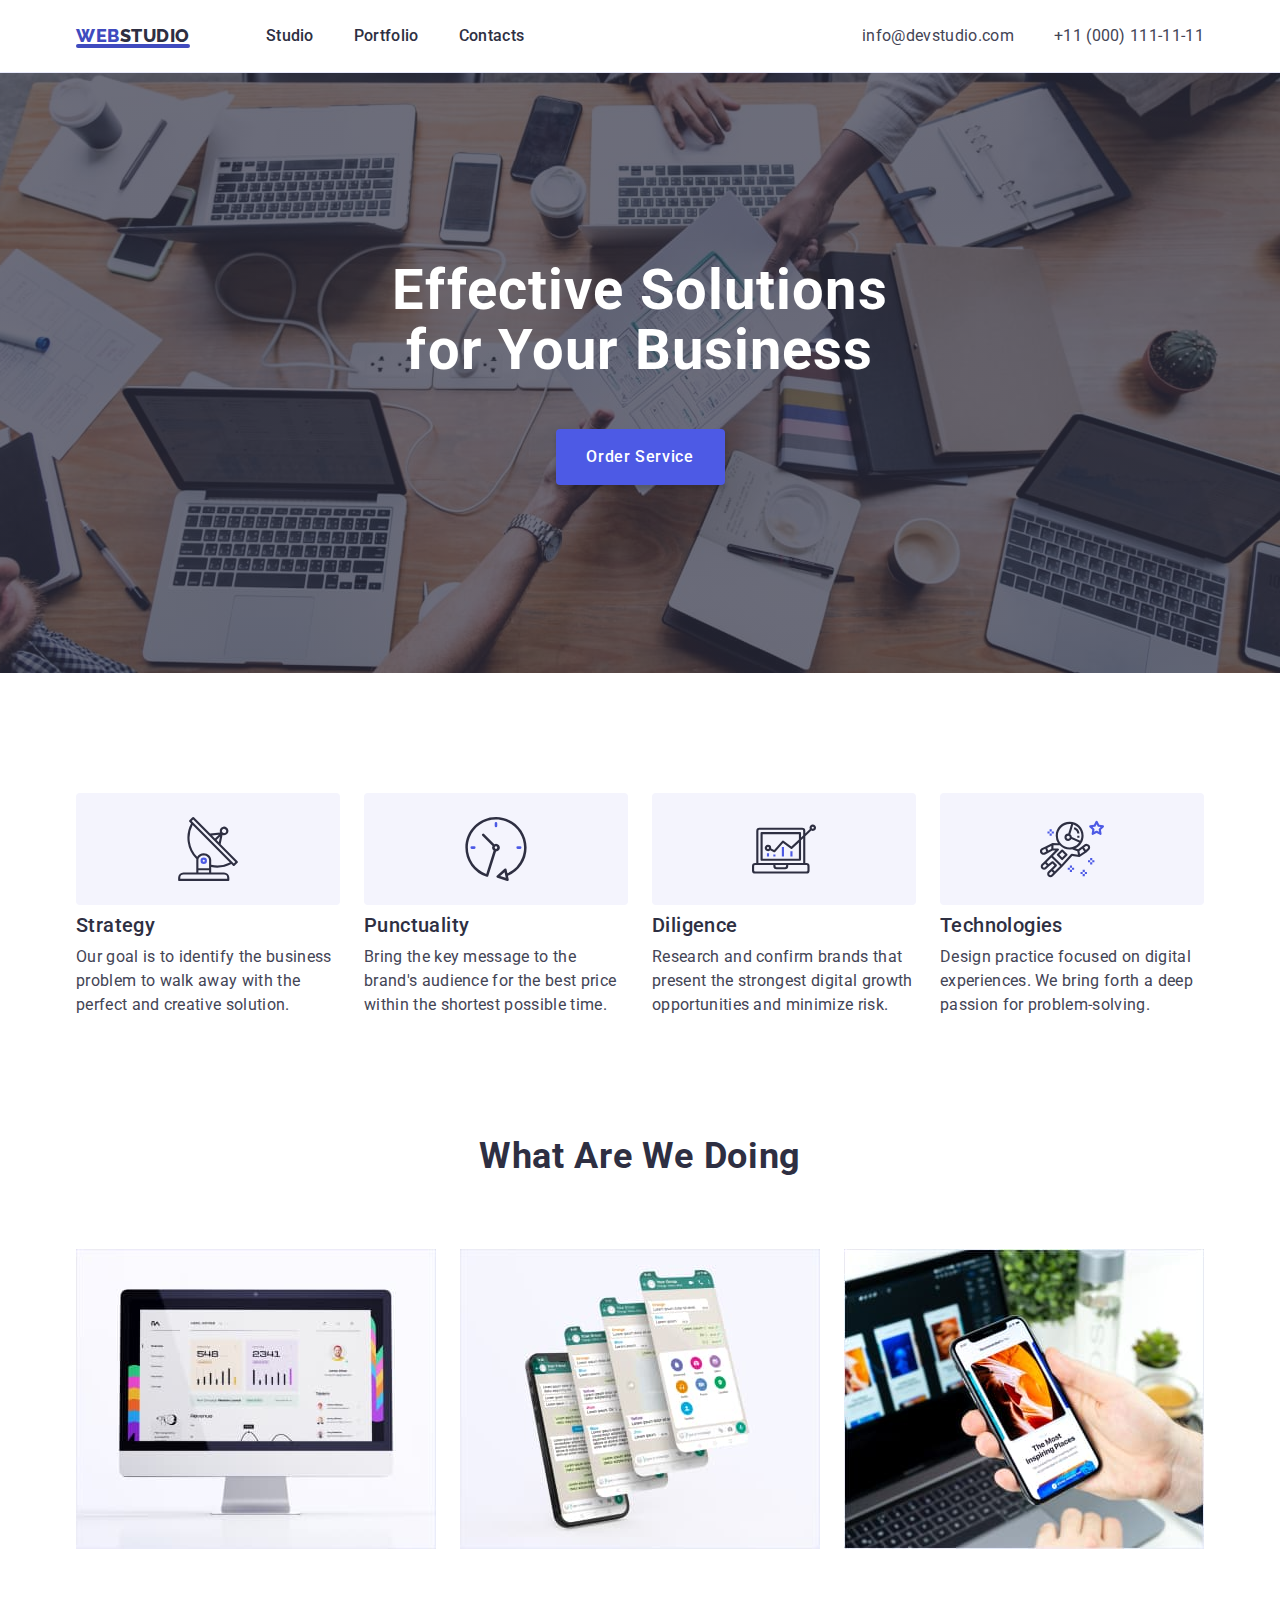
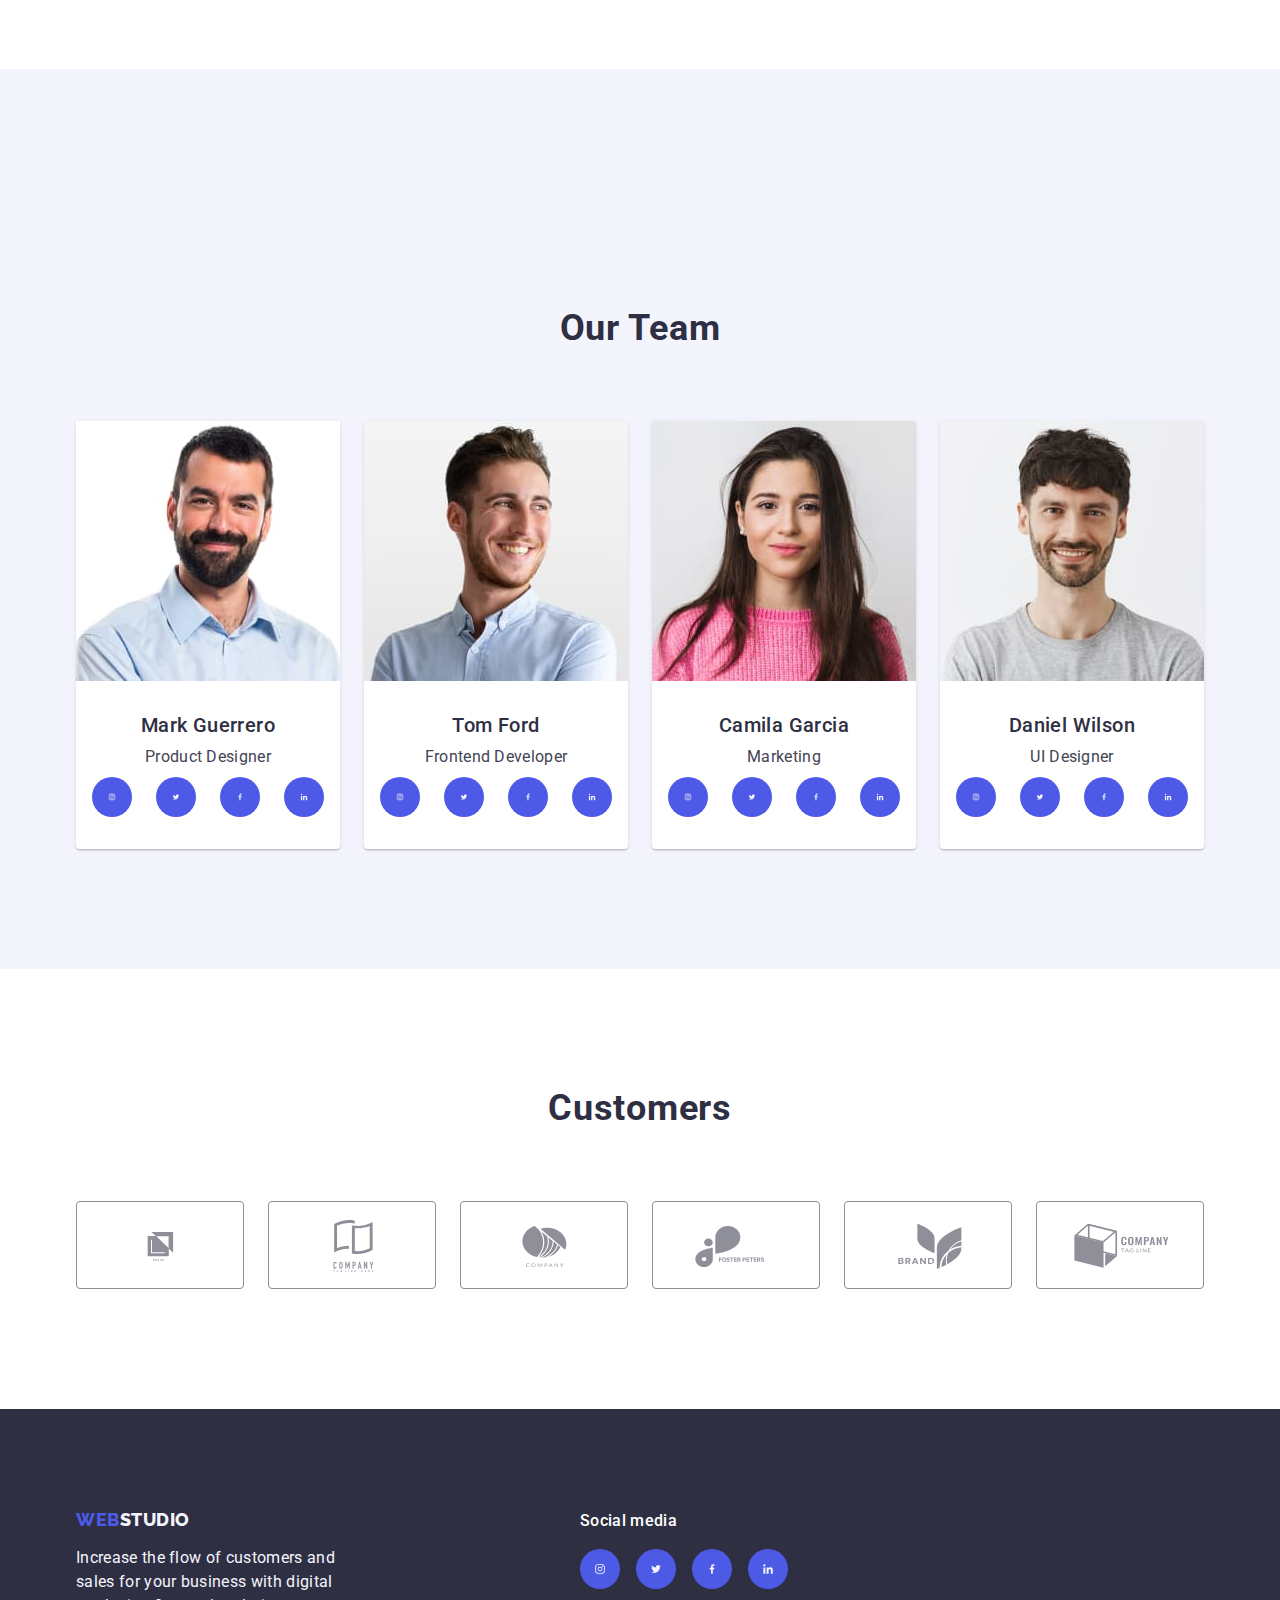
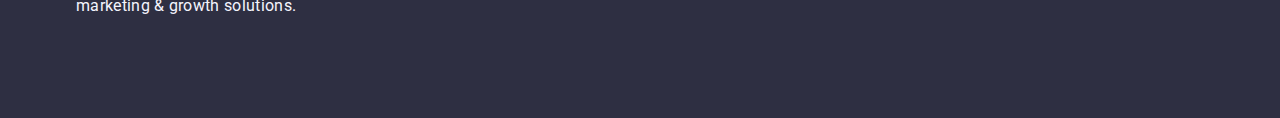
<file: index.html>
<!DOCTYPE html>
<html lang="en">
  <head>
    <meta charset="UTF-8" />
    <meta http-equiv="X-UA-Compatible" content="IE=edge" />
    <meta name="viewport" content="width=device-width, initial-scale=1.0" />

    <link rel="preconnect" href="https://fonts.googleapis.com" />
    <link rel="preconnect" href="https://fonts.gstatic.com" crossorigin />
    <link
      href="https://fonts.googleapis.com/css2?family=Raleway:wght@800&family=Roboto:wght@400;500;700;900&display=swap"
      rel="stylesheet"
    />
    <link
      rel="stylesheet"
      href="https://cdnjs.cloudflare.com/ajax/libs/modern-normalize/2.0.0/modern-normalize.min.css"
    />
    <title>WebStudio</title>
    <link rel="stylesheet" href="./css/styles.css" />
  </head>
  <body>
    <header class="header">
      <div class="container header-container">
        <nav class="header-nav">
          <a href="./index.html" class="header-logo link current">
            Web<span class="header-logo-studio">Studio</span></a
          >
          <ul class="header-menu list">
            <li class="header-menu-item">
              <a class="header-menu-link link" href="./index.html">Studio</a>
            </li>
            <li class="header-menu-item">
              <a class="header-menu-link link" href="./portfolio.html"
                >Portfolio</a
              >
            </li>
            <li class="header-menu-item">
              <a class="header-menu-link link" href="">Contacts</a>
            </li>
          </ul>
        </nav>
        <address class="address">
          <ul class="address-list list">
            <li class="address-item">
              <a class="address-link link" href="mailto:info@devstudio.com"
                >info@devstudio.com</a
              >
            </li>
            <li class="address-item">
              <a class="address-link link" href="tel:+110001111111"
                >+11 (000) 111-11-11</a
              >
            </li>
          </ul>
        </address>
      </div>
    </header>

    <main>
      <section class="hero">
        <div class="container hero-container">
          <h1 class="hero-title">Effective Solutions for Your Business</h1>
          <button type="button" class="hero-btn" data-modal-open>
            Order Service
          </button>
        </div>
      </section>

      <section class="criteria">
        <div class="container">
          <h2 class="visually-hidden" hidden>Criteria</h2>
          <ul class="criteria-list list">
            <li class="criteria-item">
              <div class="criteria-fon">
                <svg class="criteria-item-icon" width="64" height="64">
                  <use href="./images/icons.svg#icon-antenna-1"></use>
                </svg>
              </div>
              <h3 class="criteria-subtitle">Strategy</h3>
              <p class="criteria-item-text">
                Our goal is to identify the business problem to walk away with
                the perfect and creative solution.
              </p>
            </li>
            <li class="criteria-item">
              <div class="criteria-fon">
                <svg class="criteria-item-icon" width="64" height="64">
                  <use href="./images/icons.svg#icon-clock-1"></use>
                </svg>
              </div>
              <h3 class="criteria-subtitle">Punctuality</h3>
              <p class="criteria-item-text">
                Bring the key message to the brand's audience for the best price
                within the shortest possible time.
              </p>
            </li>
            <li class="criteria-item">
              <div class="criteria-fon">
                <svg class="criteria-item-icon" width="64" height="64">
                  <use href="./images/icons.svg#icon-diagram-1"></use>
                </svg>
              </div>
              <h3 class="criteria-subtitle">Diligence</h3>
              <p class="criteria-item-text">
                Research and confirm brands that present the strongest digital
                growth opportunities and minimize risk.
              </p>
            </li>
            <li class="criteria-item">
              <div class="criteria-fon">
                <svg class="criteria-item-icon" width="64" height="64">
                  <use href="./images/icons.svg#icon-astronaut-1"></use>
                </svg>
              </div>
              <h3 class="criteria-subtitle">Technologies</h3>
              <p class="criteria-item-text">
                Design practice focused on digital experiences. We bring forth a
                deep passion for problem-solving.
              </p>
            </li>
          </ul>
        </div>
      </section>

      <section class="question">
        <div class="container">
          <h2 class="question-title">What are we doing</h2>
          <ul class="question-list list">
            <li class="question-item">
              <img
                src="./images/img10.jpg"
                alt="laptop"
                width="360"
                height="300"
              />
            </li>
            <li class="question-item">
              <img
                src="./images/img20.jpg"
                alt="addition"
                width="360"
                height="300"
              />
            </li>
            <li class="question-item">
              <img
                src="./images/img30.jpg"
                alt="tel"
                width="360"
                height="300"
              />
            </li>
          </ul>
        </div>
      </section>

      <section class="our-team">
        <div class="container">
          <h2 class="team-title">Our Team</h2>
          <ul class="team-list list">
            <li class="team-item">
              <div class="team-container">
                <img
                  src="./images/photo1.jpg"
                  alt="Mark Guerrero"
                  width="264"
                />
              </div>
              <div class="team-text">
                <h3 class="team-subtitle">Mark Guerrero</h3>
                <p class="team-item-text">Product Designer</p>

                <ul class="team-icon-fon">
                  <li class="icon-item">
                    <a class="team-link" href="">
                      <svg class="team-item-icon" width="16" height="16">
                        <use href="./images/icons.svg#icon-insta"></use>
                      </svg>
                    </a>
                  </li>
                  <li class="icon-item">
                    <a class="team-link" href="">
                      <svg class="team-item-icon" width="16" height="16">
                        <use href="./images/icons.svg#icon-tviter"></use>
                      </svg>
                    </a>
                  </li>
                  <li class="icon-item">
                    <a class="team-link" href="">
                      <svg class="team-item-icon" width="16" height="16">
                        <use href="./images/icons.svg#icon-fec"></use>
                      </svg>
                    </a>
                  </li>
                  <li class="icon-item">
                    <a class="team-link" href="">
                      <svg class="team-item-icon" width="16" height="16">
                        <use href="./images/icons.svg#icon-in"></use>
                      </svg>
                    </a>
                  </li>
                </ul>
              </div>
            </li>
            <li class="team-item">
              <div class="team-container">
                <img src="./images/photo2.jpg" alt="Tom Ford" width="264" />
              </div>
              <div class="team-text">
                <h3 class="team-subtitle">Tom Ford</h3>
                <p class="team-item-text">Frontend Developer</p>
                <ul class="team-icon-fon">
                  <li class="icon-item">
                    <a class="team-link" href="">
                      <svg class="team-item-icon" width="16" height="16">
                        <use href="./images/icons.svg#icon-insta"></use>
                      </svg>
                    </a>
                  </li>
                  <li class="icon-item">
                    <a class="team-link" href="">
                      <svg class="team-item-icon" width="16" height="16">
                        <use href="./images/icons.svg#icon-tviter"></use>
                      </svg>
                    </a>
                  </li>
                  <li class="icon-item">
                    <a class="team-link" href="">
                      <svg class="team-item-icon" width="16" height="16">
                        <use href="./images/icons.svg#icon-fec"></use>
                      </svg>
                    </a>
                  </li>
                  <li class="icon-item">
                    <a class="team-link" href="">
                      <svg class="team-item-icon" width="16" height="16">
                        <use href="./images/icons.svg#icon-in"></use>
                      </svg>
                    </a>
                  </li>
                </ul>
              </div>
            </li>
            <li class="team-item">
              <img src="./images/photo3.jpg" alt="Camila Garcia" width="264" />

              <div class="team-text">
                <h3 class="team-subtitle">Camila Garcia</h3>
                <p class="team-item-text">Marketing</p>
                <ul class="team-icon-fon">
                  <li class="icon-item">
                    <a class="team-link" href="">
                      <svg class="team-item-icon" width="16" height="16">
                        <use href="./images/icons.svg#icon-insta"></use>
                      </svg>
                    </a>
                  </li>
                  <li class="icon-item">
                    <a class="team-link" href="">
                      <svg class="team-item-icon" width="16" height="16">
                        <use href="./images/icons.svg#icon-tviter"></use>
                      </svg>
                    </a>
                  </li>
                  <li class="icon-item">
                    <a class="team-link" href="">
                      <svg class="team-item-icon" width="16" height="16">
                        <use href="./images/icons.svg#icon-fec"></use>
                      </svg>
                    </a>
                  </li>
                  <li class="icon-item">
                    <a class="team-link" href="">
                      <svg class="team-item-icon" width="16" height="16">
                        <use href="./images/icons.svg#icon-in"></use>
                      </svg>
                    </a>
                  </li>
                </ul>
              </div>
            </li>
            <li class="team-item">
              <img src="./images/photo4.jpg" alt="Daniel Wilson" width="264" />

              <div class="team-text">
                <h3 class="team-subtitle">Daniel Wilson</h3>
                <p class="team-item-text">UI Designer</p>
                <ul class="team-icon-fon">
                  <li class="icon-item">
                    <a class="team-link" href="">
                      <svg class="team-item-icon" width="16" height="16">
                        <use href="./images/icons.svg#icon-insta"></use>
                      </svg>
                    </a>
                  </li>
                  <li class="icon-item">
                    <a class="team-link" href="">
                      <svg class="team-item-icon" width="16" height="16">
                        <use href="./images/icons.svg#icon-tviter"></use>
                      </svg>
                    </a>
                  </li>
                  <li class="icon-item">
                    <a class="team-link" href="">
                      <svg class="team-item-icon" width="16" height="16">
                        <use href="./images/icons.svg#icon-fec"></use>
                      </svg>
                    </a>
                  </li>
                  <li class="icon-item">
                    <a class="team-link" href="">
                      <svg class="team-item-icon" width="16" height="16">
                        <use href="./images/icons.svg#icon-in"></use>
                      </svg>
                    </a>
                  </li>
                </ul>
              </div>
            </li>
          </ul>
        </div>
      </section>

      <section class="customers-section">
        <div class="container">
          <h2 class="customers-title">Customers</h2>

          <ul class="customers-list list">
            <li class="customers-item">
              <a href="" target="_blank" class="customers-link">
                <svg class="customers-item-icon" width="104" height="56">
                  <use href="./images/icons.svg#icon-ya-co"></use>
                </svg>
              </a>
            </li>

            <li class="customers-item">
              <a href="" target="_blank" class="customers-link">
                <svg class="customers-item-icon" width="104" height="56">
                  <use href="./images/icons.svg#icon-compani"></use>
                </svg>
              </a>
            </li>
            <li class="customers-item">
              <a href="" target="_blank" class="customers-link">
                <svg class="customers-item-icon" width="104" height="56">
                  <use href="./images/icons.svg#icon-compani-2"></use>
                </svg>
              </a>
            </li>
            <li class="customers-item">
              <a href="" target="_blank" class="customers-link">
                <svg class="customers-item-icon" width="104" height="56">
                  <use href="./images/icons.svg#icon-fosters"></use>
                </svg>
              </a>
            </li>
            <li class="customers-item">
              <a href="" target="_blank" class="customers-link">
                <svg class="customers-item-icon" width="104" height="56">
                  <use href="./images/icons.svg#icon-brend"></use>
                </svg>
              </a>
            </li>
            <li class="customers-item">
              <a href="" target="_blank" class="customers-link">
                <svg class="customers-item-icon" width="104" height="56">
                  <use href="./images/icons.svg#icon-compani-tag"></use>
                </svg>
              </a>
            </li>
          </ul>
        </div>
      </section>
    </main>

    <footer class="footer">
      <div class="container footer-container">
        <div class="footer-logo-p">
          <a href="./index.html" class="footer-logo link"
            >Web<span class="footer-logo-studio">Studio</span></a
          >

          <p class="footer-text">
            Increase the flow of customers and sales for your business with
            digital marketing & growth solutions.
          </p>
        </div>
        <div class="footer-icon">
          <p class="footer-icon-text">Social media</p>
          <ul class="footer-icon-fon">
            <li class="footer-icon-item">
              <a class="footer-link" href="">
                <svg class="footer-item-icon" width="24" height="24">
                  <use href="./images/icons.svg#icon-insta"></use>
                </svg>
              </a>
            </li>
            <li class="footer-icon-item">
              <a class="footer-link" href="">
                <svg class="footer-item-icon" width="24" height="24">
                  <use href="./images/icons.svg#icon-tviter"></use>
                </svg>
              </a>
            </li>
            <li class="footer-icon-item">
              <a class="footer-link" href="">
                <svg class="footer-item-icon" width="24" height="24">
                  <use href="./images/icons.svg#icon-fec"></use>
                </svg>
              </a>
            </li>
            <li class="footer-icon-item">
              <a class="footer-link" href="">
                <svg class="footer-item-icon" width="24" height="24">
                  <use href="./images/icons.svg#icon-in"></use>
                </svg>
              </a>
            </li>
          </ul>
        </div>
      </div>
    </footer>
    <div class="backdrop is-hidden" data-modal>
      <div class="modal">
        <button type="button" class="modal-btn" data-modal-close>
          <svg class="icon-close-black" width="8" height="8">
            <use href="./images/icons.svg#icon-close"></use>
          </svg>
        </button>
      </div>
    </div>
    <script src="./js/modal.js"></script>
  </body>
</html>
</file>
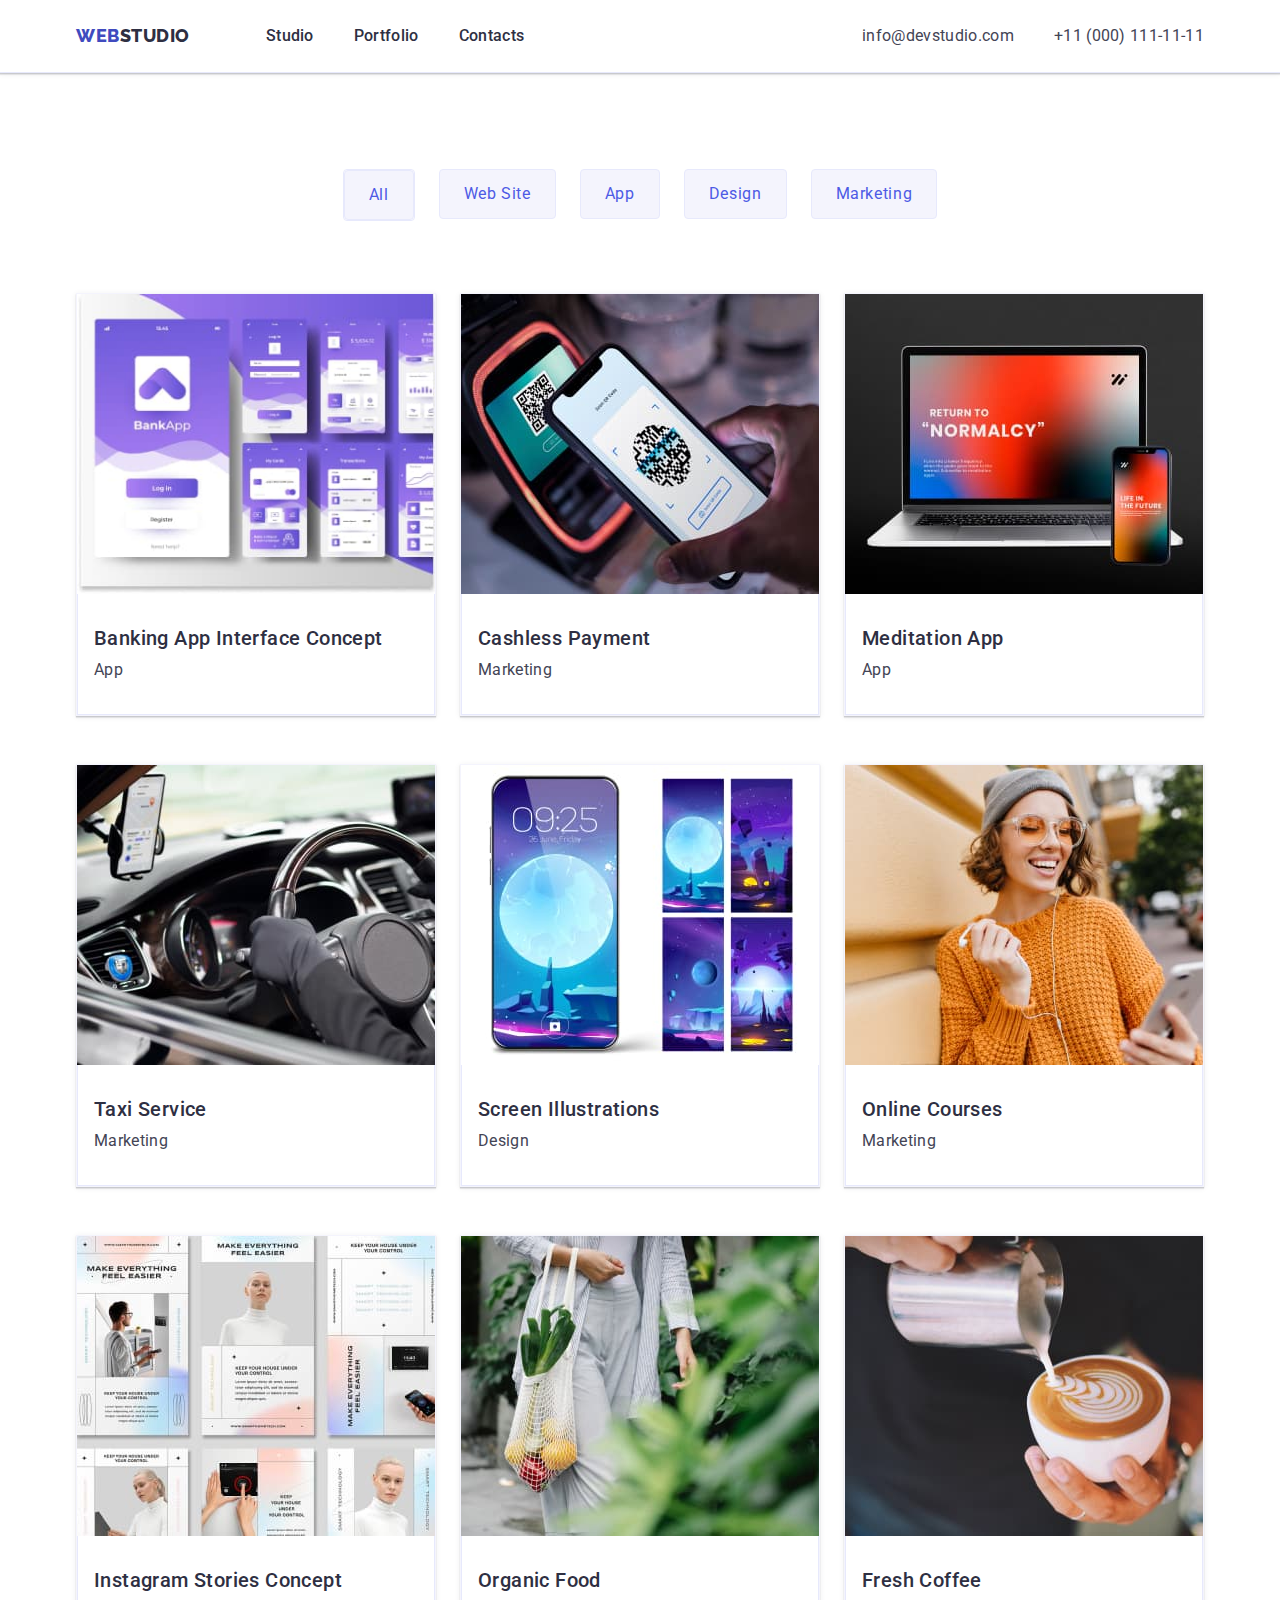
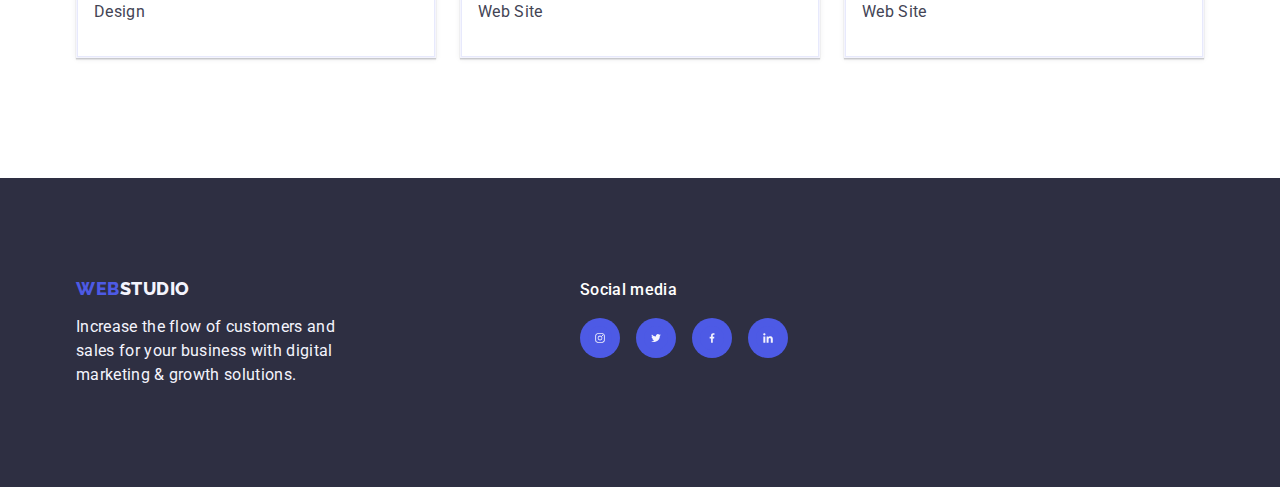
<file: portfolio.html>
<!DOCTYPE html>
<html lang="en">
  <head>
    <meta charset="UTF-8" />
    <meta http-equiv="X-UA-Compatible" content="IE=edge" />
    <meta name="viewport" content="width=device-width, initial-scale=1.0" />

    <link rel="preconnect" href="https://fonts.googleapis.com" />
    <link rel="preconnect" href="https://fonts.gstatic.com" crossorigin />
    <link
      href="https://fonts.googleapis.com/css2?family=Raleway:wght@800&family=Roboto:wght@400;500;700;900&display=swap"
      rel="stylesheet"
    />
    <link
      rel="stylesheet"
      href="https://cdnjs.cloudflare.com/ajax/libs/modern-normalize/2.0.0/modern-normalize.min.css"
    />
    <title>WebStudio</title>
    <link rel="stylesheet" href="./css/styles.css" />
  </head>
  <body>
    <header class="header">
      <div class="container header-container">
        <nav class="header-nav">
          <a href="./index.html" class="header-logo link">
            Web<span class="header-logo-studio">Studio</span></a
          >
          <ul class="header-menu list">
            <li class="header-menu-item">
              <a class="header-menu-link link" href="./index.html">Studio</a>
            </li>
            <li class="header-menu-item">
              <a class="header-menu-link link" href="./portfolio.html"
                >Portfolio</a
              >
            </li>
            <li class="header-menu-item">
              <a class="header-menu-link link" href="">Contacts</a>
            </li>
          </ul>
        </nav>
        <address class="address">
          <ul class="address-list list">
            <li class="address-item">
              <a class="address-link link" href="mailto:info@devstudio.com"
                >info@devstudio.com</a
              >
            </li>
            <li class="address-item">
              <a class="address-link link" href="tel:+110001111111"
                >+11 (000) 111-11-11</a
              >
            </li>
          </ul>
        </address>
      </div>
    </header>

    <main>
      <section class="section">
        <div class="container section-container">
          <h1 class="visually-hidden" hidden>Button</h1>
          <ul class="varieties-list list">
            <li class="varieties-item">
              <button type="button" class="varieties-btn">All</button>
            </li>
            <li>
              <button type="button" class="varieties-btn">Web Site</button>
            </li>
            <li>
              <button type="button" class="varieties-btn">App</button>
            </li>
            <li>
              <button type="button" class="varieties-btn">Design</button>
            </li>
            <li>
              <button type="button" class="varieties-btn">Marketing</button>
            </li>
          </ul>

          <ul class="imgs-list list">
            <li class="imgs-item">
              <a href="app" class="imgs-item-link link">
                <div class="imgs-overflow">
                  <img
                    src="./images/img--1.jpg"
                    alt="app"
                    width="360"
                    height="300"
                  />

                  <p class="imgs-cover-text">
                    14 Stylish and User-Friendly App Design Concepts · Task
                    Manager App · Calorie Tracker App · Exotic Fruit Ecommerce
                    App · Cloud Storage App
                  </p>
                </div>
                <div class="name-aap">
                  <h2 class="imgs-subtitle">Banking App Interface Concept</h2>
                  <p class="imgs-text">App</p>
                </div></a
              >
            </li>

            <li class="imgs-item">
              <a href="marketing" class="imgs-item-link link">
                <div class="imgs-overflow">
                  <img
                    src="./images/img--2.jpg"
                    alt="qr"
                    width="360"
                    height="300"
                  />

                  <p class="imgs-cover-text">
                    14 Stylish and User-Friendly App Design Concepts · Task
                    Manager App · Calorie Tracker App · Exotic Fruit Ecommerce
                    App · Cloud Storage App
                  </p>
                </div>
                <div class="name-aap">
                  <h2 class="imgs-subtitle">Cashless Payment</h2>
                  <p class="imgs-text">Marketing</p>
                </div></a
              >
            </li>

            <li class="imgs-item">
              <a href="app" class="imgs-item-link link">
                <div class="imgs-overflow">
                  <img
                    src="./images/img--3.jpg"
                    alt="laptop"
                    width="360"
                    height="300"
                  />
                  <p class="imgs-cover-text">
                    14 Stylish and User-Friendly App Design Concepts · Task
                    Manager App · Calorie Tracker App · Exotic Fruit Ecommerce
                    App · Cloud Storage App
                  </p>
                </div>
                <div class="name-aap">
                  <h2 class="imgs-subtitle">Meditation App</h2>
                  <p class="imgs-text">App</p>
                </div></a
              >
            </li>

            <li class="imgs-item">
              <a href="Marketing" class="imgs-item-link link">
                <div class="imgs-overflow">
                  <img
                    src="./images/img--4.jpg"
                    alt="drive"
                    width="360"
                    height="300"
                  />

                  <p class="imgs-cover-text">
                    14 Stylish and User-Friendly App Design Concepts · Task
                    Manager App · Calorie Tracker App · Exotic Fruit Ecommerce
                    App · Cloud Storage App
                  </p>
                </div>
                <div class="name-aap">
                  <h2 class="imgs-subtitle">Taxi Service</h2>
                  <p class="imgs-text">Marketing</p>
                </div></a
              >
            </li>

            <li class="imgs-item">
              <a href="Design" class="imgs-item-link link">
                <div class="imgs-overflow">
                  <img
                    src="./images/img--5.jpg"
                    alt="tel"
                    width="360"
                    height="300"
                  />

                  <p class="imgs-cover-text">
                    14 Stylish and User-Friendly App Design Concepts · Task
                    Manager App · Calorie Tracker App · Exotic Fruit Ecommerce
                    App · Cloud Storage App
                  </p>
                </div>
                <div class="name-aap">
                  <h2 class="imgs-subtitle">Screen Illustrations</h2>
                  <p class="imgs-text">Design</p>
                </div></a
              >
            </li>

            <li class="imgs-item">
              <a href="Marketing" class="imgs-item-link link">
                <div class="imgs-overflow">
                  <img
                    src="./images/img--6.jpg"
                    alt="girl"
                    width="360"
                    height="300"
                  />

                  <p class="imgs-cover-text">
                    14 Stylish and User-Friendly App Design Concepts · Task
                    Manager App · Calorie Tracker App · Exotic Fruit Ecommerce
                    App · Cloud Storage App
                  </p>
                </div>
                <div class="name-aap">
                  <h2 class="imgs-subtitle">Online Courses</h2>
                  <p class="imgs-text">Marketing</p>
                </div></a
              >
            </li>

            <li class="imgs-item">
              <a href="Design" class="imgs-item-link link">
                <div class="imgs-overflow">
                  <img
                    src="./images/img--7.jpg"
                    alt="page"
                    width="360"
                    height="300"
                  />

                  <p class="imgs-cover-text">
                    14 Stylish and User-Friendly App Design Concepts · Task
                    Manager App · Calorie Tracker App · Exotic Fruit Ecommerce
                    App · Cloud Storage App
                  </p>
                </div>
                <div class="name-aap">
                  <h2 class="imgs-subtitle">Instagram Stories Concept</h2>
                  <p class="imgs-text">Design</p>
                </div></a
              >
            </li>

            <li class="imgs-item">
              <a href="WebSite" class="imgs-item-link link">
                <div class="imgs-overflow">
                  <img
                    src="./images/img--8.jpg"
                    alt="fruts"
                    width="360"
                    height="300"
                  />

                  <p class="imgs-cover-text">
                    14 Stylish and User-Friendly App Design Concepts · Task
                    Manager App · Calorie Tracker App · Exotic Fruit Ecommerce
                    App · Cloud Storage App
                  </p>
                </div>
                <div class="name-aap">
                  <h2 class="imgs-subtitle">Organic Food</h2>
                  <p class="imgs-text">Web Site</p>
                </div></a
              >
            </li>

            <li class="imgs-item">
              <a href="WebSite" class="imgs-item-link link">
                <div class="imgs-overflow">
                  <img
                    src="./images/img--9.jpg"
                    alt="coffe"
                    width="360"
                    height="300"
                  />

                  <p class="imgs-cover-text">
                    14 Stylish and User-Friendly App Design Concepts · Task
                    Manager App · Calorie Tracker App · Exotic Fruit Ecommerce
                    App · Cloud Storage App
                  </p>
                </div>
                <div class="name-aap">
                  <h2 class="imgs-subtitle">Fresh Coffee</h2>
                  <p class="imgs-text">Web Site</p>
                </div></a
              >
            </li>
          </ul>
        </div>
      </section>
    </main>
    <footer class="footer">
      <div class="container footer-container">
        <div class="footer-logo-p">
          <a href="./index.html" class="footer-logo link"
            >Web<span class="footer-logo-studio">Studio</span></a
          >

          <p class="footer-text">
            Increase the flow of customers and sales for your business with
            digital marketing & growth solutions.
          </p>
        </div>
        <div class="footer-icon">
          <p class="footer-icon-text">Social media</p>
          <ul class="footer-icon-fon">
            <li class="footer-icon-item">
              <a class="footer-link" href="">
                <svg class="footer-item-icon" width="24" height="24">
                  <use href="./images/icons.svg#icon-insta"></use>
                </svg>
              </a>
            </li>
            <li class="footer-icon-item">
              <a class="footer-link" href="">
                <svg class="footer-item-icon" width="24" height="24">
                  <use href="./images/icons.svg#icon-tviter"></use>
                </svg>
              </a>
            </li>
            <li class="footer-icon-item">
              <a class="footer-link" href="">
                <svg class="footer-item-icon" width="24" height="24">
                  <use href="./images/icons.svg#icon-fec"></use>
                </svg>
              </a>
            </li>
            <li class="footer-icon-item">
              <a class="footer-link" href="">
                <svg class="footer-item-icon" width="24" height="24">
                  <use href="./images/icons.svg#icon-in"></use>
                </svg>
              </a>
            </li>
          </ul>
        </div>
      </div>
    </footer>
  </body>
</html>
</file>
<file: css/styles.css>
body {
  font-family: "Roboto", sans-serif;
  color: var(--text-color);
  background-color: var(--white-background);
}
:root {
  --title-color: #2e2f42;
  --accent-color: #404bbf;
  --subtitle-text: #434455;
  --active-links: #4d5ae5;
  --white-background: #ffffff;
  --light-backgrounds: #f4f4fd;
  --text-color: #434455;
  --customers-icon: #8e8f99;
}
.container {
  width: 100%;
  max-width: 1158px;
  padding-left: 15px;
  padding-right: 15px;
  margin: 0 auto;
}
img {
  display: block;
}

h1,
h2,
h3,
h4,
h5,
h6,
p {
  margin-top: 0;
  margin-bottom: 0;
}
ul {
  list-style-type: none;
  margin-top: 0;
  margin-bottom: 0;
  padding-left: 0;
}
::after {
}
/****************************holovna********************/
/***logo****/
.header {
  padding-top: 24px;
  padding-bottom: 24px;
  width: 100%;
  border-bottom: 1px solid #e7e9fc;
  box-shadow: 0px 2px 1px rgba(46, 47, 66, 0.08),
    0px 1px 1px rgba(46, 47, 66, 0.16), 0px 1px 6px rgba(46, 47, 66, 0.08);
}
.current {
  color: #404bbf;
  position: relative;
}
.current::after {
  content: "";
  position: absolute;
  left: 0;
  bottom: -1px;
  height: 4px;
  width: 100%;
  background-color: #404bbf;
  border-radius: 2px;
}
.header-container {
  display: flex;
  align-items: center;
}
.header-nav {
  display: flex;
  align-items: center;
}

.header-menu {
  display: flex;
  gap: 40px;
  /*transition: color 250ms cubic-bezier(0.4, 0, 0.2, 1);*/
}
.header-menu-item {
  /*transition: color 250ms cubic-bezier(0.4, 0, 0.2, 1);*/
}
.link {
  text-decoration: none;
}
.list {
  list-style: none;
}

.header-logo-studio {
  font-family: "Raleway", sans-serif;
  font-style: normal;
  font-weight: 800;
  font-size: 18px;
  line-height: 1.17;
  color: var(--title-color);
  letter-spacing: 0.03em;
  text-transform: uppercase;
}
.header-logo {
  font-family: "Raleway", sans-serif;
  font-style: normal;
  font-weight: 800;
  font-size: 18px;
  line-height: 1.17;
  letter-spacing: 0.03em;
  text-transform: uppercase;
  color: var(--active-links);
  margin-right: 76px;
  color: #404bbf;
  /*transition: color 250ms cubic-bezier(0.4, 0, 0.2, 1);*/
}
.header-menu-list {
  /*transition: color 250ms cubic-bezier(0.4, 0, 0.2, 1);*/
}
.header-menu-item {
  /*transition: color 250ms cubic-bezier(0.4, 0, 0.2, 1);*/
}
.header-menu-link {
  font-family: "Roboto";
  font-style: normal;
  font-weight: 500;
  font-size: 16px;
  line-height: 1.5;
  letter-spacing: 0.02em;
  color: var(--title-color);
  padding: 24px 0;
  transition: color 250ms cubic-bezier(0.4, 0, 0.2, 1);
  /*position: relative;
  color: #404bbf;*/
}
.header-menu-list:hover {
  color: #404bbf;
}
.header-menu-list:focus {
  color: #404bbf;
}
.header-logo :hover {
  color: var(--active-links);
}
.header-logo :focus {
  color: var(--active-links);
}
.header-menu-link:hover {
  color: #404bbf;
}
.header-menu-link:focus {
  color: #404bbf;
}

.address {
  font-style: normal;
  margin-left: auto;
}
.address-list {
  display: flex;
  gap: 40px;
}
.address-item {
}
.address-link {
  font-family: "Roboto";
  font-style: normal;
  font-weight: 400;
  font-size: 16px;
  letter-spacing: 0.02em;
  line-height: 1.5;

  color: var(--subtitle-text);
  transition: color 250ms cubic-bezier(0.4, 0, 0.2, 1);
}
.address-link:hover {
  color: #404bbf;
}
.address-link:focus {
  color: #404bbf;
}
/****hero***/
.hero {
  background: var(--title-color);
  width: 100%;
  max-width: 1440px;
  padding-top: 188px;
  padding-bottom: 188px;
  background-image: linear-gradient(
      rgba(46, 47, 66, 0.7),
      rgba(46, 47, 66, 0.7)
    ),
    url(../images/hero-1.jpg);
  background-repeat: no-repeat;
  background-position: center;
  background-size: cover;
  height: 600px;
  margin: 0 auto;
}
.hero-container {
}

.hero-title {
  font-family: "Roboto";
  font-style: normal;
  font-weight: 700;
  font-size: 56px;
  line-height: 1.07;
  text-align: center;
  letter-spacing: 0.02em;
  color: #ffffff;
  max-width: 496px;
  margin-bottom: 48px;
  margin-left: auto;
  margin-right: auto;
}

.hero-btn {
  font-family: inherit;
  background-color: #4d5ae5;
  font-weight: 500;
  font-size: 16px;
  line-height: 1.5;
  letter-spacing: 0.04em;
  color: #ffffff;
  cursor: pointer;
  background: #4d5ae5;
  box-shadow: 0px 4px 4px rgba(0, 0, 0, 0.15);
  border-radius: 4px;
  border: none;
  min-width: 169px;
  height: 56px;
  display: block;
  cursor: pointer;
  margin-left: auto;
  margin-right: auto;
  transition: color 250ms cubic-bezier(0.4, 0, 0.2, 1);
  transition: background-color 250ms cubic-bezier(0.4, 0, 0.2, 1);
}
.hero-btn:hover {
  background-color: #404bbf;
}
.hero-btn:focus {
  background-color: #404bbf;
}
/***criteria****/
.visually-hidden {
  position: absolute;
  width: 1px;
  height: 1px;
  margin: -1px;
  border: 0;
  padding: 0;
  white-space: nowrap;
  clip-path: inset(100%);
  clip: rect(0 0 0 0);
  overflow: hidden;
}
.criteria {
  padding-top: 120px;
  padding-bottom: 120px;
}
.criteria-fon {
  content: "";
  display: flex;
  align-items: center;
  justify-content: center;
  width: 264px;
  height: 112px;
  background-color: #f4f4fd;
  border-radius: 4px;
  margin-bottom: 8px;
}
.criteria-item-icon {
  /*width: 64px;
  height: 64px;
  align-items: center;*/
  display: flex;
  justify-content: center;
  margin: 0 auto;
}

.criteria-list {
  display: flex;

  padding-left: 0;
  gap: 24px;
}
.criteria-item {
  width: calc((100% - 72px) / 4);
}

.criteria-subtitle {
  font-family: "Roboto";
  font-style: normal;
  font-weight: 500;
  font-size: 20px;
  line-height: 1.2;
  letter-spacing: 0.02em;
  color: var(--title-color);
  margin-bottom: 8px;
}
.criteria-item-text {
  font-family: "Roboto";
  font-style: normal;
  font-weight: 400;
  font-size: 16px;
  line-height: 1.5;
  letter-spacing: 0.02em;
  color: #434455;
}
/***question****/
.question {
  padding-bottom: 120px;
}
.question-title {
  text-transform: capitalize;
  text-align: center;
  font-family: "Roboto";
  font-style: normal;
  font-weight: 700;
  font-size: 36px;
  line-height: 1.11;
  letter-spacing: 0.02em;
  color: var(--title-color);
  min-width: 323px;
  margin-bottom: 72px;
}
.question-list {
  display: flex;
  gap: 24px;
}
.question-item {
  width: 360px;
}
/***Team ***/
.our-team {
  background-color: #f4f4fd;
  padding-top: 120px;
  padding-bottom: 120px;
}
.team-container {
  background-color: #f4f4fd;
}
.icon-item {
  width: 40px;
  height: 40px;
  transition: background-color 250ms, cubic-bezier(0.4, 0, 0.2, 1);
}
.team-title {
  text-align: center;
  font-family: "Roboto";
  font-style: normal;
  font-weight: 700;
  font-size: 36px;
  line-height: 1.11;
  letter-spacing: 0.02em;
  text-transform: capitalize;
  color: var(--title-color);
  padding-top: 120px;
  margin-bottom: 72px;
}

.team-list {
  display: flex;
  gap: 24px;
}
.team-item {
  background-color: #ffffff;
  width: 264px;
  border-radius: 0px 0px 4px 4px;
  background: #ffffff;
  box-shadow: 0px 1px 6px rgba(46, 47, 66, 0.08),
    0px 1px 1px rgba(46, 47, 66, 0.16), 0px 2px 1px rgba(46, 47, 66, 0.08);
  border-radius: 0px 0px 4px 4px;
  /*padding: 32px 0;*/
}
.team-text {
  padding: 32px 0 32px;
}

.team-subtitle {
  font-family: "Roboto";
  font-style: normal;
  font-weight: 500;
  font-size: 20px;
  line-height: 1.2;
  letter-spacing: 0.02em;
  color: var(--title-color);
  text-align: center;
  margin-bottom: 8px;
}
.team-item-text {
  font-family: "Roboto";
  font-style: normal;
  font-weight: 400;
  font-size: 16px;
  line-height: 1.5;
  letter-spacing: 0.02em;
  color: #434455;
  text-align: center;
  margin-bottom: 8px;
}
.team-icon-fon {
  display: flex;
  /* flex-direction: row;*/
  justify-content: center;
  /*align-items: center;*/
  /*padding: 0px;*/
  gap: 24px;
  /*width: 232px;
  height: 40px;*/
}
.team-item-icon {
  /*width: 100%;
  height: 100%;*/
  fill: #f4f4fd;
  background-color: 250ms cubic-bezier(0.4, 0, 0.2, 1);
}
.team-item-icon :hover {
}
.team-link {
  width: 100%;
  height: 100%;
  background-color: #4d5ae5;
  border-radius: 50%;
  display: flex;
  align-items: center;
  justify-content: center;
  transition: background-color 250ms cubic-bezier(0.4, 0, 0.2, 1);
}
.team-link:hover {
  background-color: #404bbf;
}
.team-link:focus {
  background-color: #404bbf;
}
/****************customers*******************/
.customers-section {
  padding-top: 120px;
  padding-bottom: 120px;
}

.customers-title {
  font-family: "Roboto";
  font-style: normal;
  font-weight: 700;
  font-size: 36px;
  line-height: 1.11;
  text-align: center;
  letter-spacing: 0.02em;
  color: #2e2f42;
  margin-bottom: 72px;
}
.customers-list {
  display: flex;
  gap: 24px;
  justify-content: center;
  align-items: center;
  padding-left: 0;
}
.customers-item {
  height: 88px;
  width: calc((100% - 120px) / 6);
}
.customers-link {
  width: 100%;
  height: 100%;
  display: flex;
  align-items: center;
  justify-content: center;
  border: 1px solid #8e8f99;
  border-radius: 4px;
  color: var(--customers-icon);
  transition: border-color 250ms cubic-bezier(0.4, 0, 0.2, 1),
    color 250ms cubic-bezier(0.4, 0, 0.2, 1);
}
.customers-link:hover {
  border-color: #404bbf;
  color: #404bbf;
}
.customers-link:focus {
  color: #404bbf;
  border-color: #404bbf;
}
.customers-item-icon {
  fill: currentColor;
}
/****footer***/
.footer-container {
  display: flex;
  align-items: baseline;
}
.footer-logo-p {
  margin-right: 120px;
}
.footer {
  background: var(--title-color);
  /* min-width: 264px;*/
  padding: 100px 0;
}
.footer-icon-text {
  font-weight: 500;
  font-size: 16px;
  line-height: 1.5;
  letter-spacing: 0.02em;
  color: var(--white-background);
  margin-bottom: 16px;
}
.footer-icon-fon {
  display: flex;
  gap: 16px;
}
.footer-icon-item {
  width: 40px;
  height: 40px;
}
.footer-text {
  font-family: "Roboto";
  font-style: normal;
  font-weight: 400;
  font-size: 16px;
  line-height: 1.5;
  color: #f4f4fd;
  width: 264px;
}
.footer-logo-studio {
  font-family: "Raleway", sans-serif;
  font-style: normal;
  font-weight: 800;
  font-size: 18px;
  line-height: 1.17;
  color: #f4f4fd;
  letter-spacing: 0.03em;
  text-transform: uppercase;
}
.footer-logo {
  font-family: "Raleway", sans-serif;
  font-style: normal;
  font-weight: 800;
  font-size: 18px;
  line-height: 1.17;
  letter-spacing: 0.03em;
  text-transform: uppercase;
  color: var(--active-links);
  display: inline-block;
  margin-bottom: 16px;
}
.footer-text {
  font-family: "Roboto";
  font-style: normal;
  font-weight: 400;
  font-size: 16px;
  line-height: 1.5;
  letter-spacing: 0.02em;
  color: #f4f4fd;
}
.footer-icon {
  /*margin-top: 100px;
  margin-right: 692px;
  margin-bottom: 132px;*/
  margin-left: 120px;
}
.footer-item-icon {
  /*width: 100%;
  height: 100%;*/
  fill: #f4f4fd;
  background-color: 250ms cubic-bezier(0.4, 0, 0.2, 1);
}
.footer-link {
  width: 100%;
  height: 100%;
  background-color: #4d5ae5;
  border-radius: 50%;
  display: flex;
  align-items: center;
  justify-content: center;
  /*background-color: 250ms cubic-bezier(0.4, 0, 0.2, 1);*/
  transition: background-color 250ms cubic-bezier(0.4, 0, 0.2, 1);
}
.footer-link:hover {
  background-color: #31d0aa;
}
.footer-link:focus {
  background-color: #31d0aa;
}
.backdrop {
  position: fixed;
  top: 0;
  left: 0;

  width: 100%;
  height: 100%;
  background-color: rgba(46, 47, 66, 0.4);
  transition: opacity 250ms cubic-bezier(0.4, 0, 0.2, 1),
    visibility 250ms cubic-bezier(0.4, 0, 0.2, 1);
}
.modal {
  position: absolute;
  top: 50%;
  left: 50%;
  transform: translate(-50%, -50%);
  transition: transform 250ms cubic-bezier(0.4, 0, 0.2, 1);
  width: 408px;
  min-height: 584px;
  background: #fcfcfc;
  box-shadow: 0px 1px 1px rgba(0, 0, 0, 0.14), 0px 1px 3px rgba(0, 0, 0, 0.12),
    0px 2px 1px rgba(0, 0, 0, 0.2);
  border-radius: 4px;
}
.modal-btn {
  position: absolute;
  top: 24px;
  right: 24px;
  width: 24px;
  height: 24px;
  border-radius: 50%;
  display: flex;
  align-items: center;
  justify-content: center;
  background-color: #e7e9fc;
  border: 1px solid rgba(0, 0, 0, 0.1);
  padding: 0;
  cursor: pointer;
  transition: background-color 250ms cubic-bezier(0.4, 0, 0.2, 1),
    border 250ms cubic-bezier(0.4, 0, 0.2, 1);
}
.modal-btn:hover,
.modal-btn:focus {
  background-color: #404bbf;
  border: none;
  fill: #ffffff;
}

.modal-btn:hover .icon-close-black,
.modal-btn:focus .icon-close-black {
  fill: #ffffff;
}
.icon-close-black {
  transition: fill 250ms cubic-bezier(0.4, 0, 0.2, 1);
}
.is-hidden {
  visibility: hidden;
  opacity: 0;
  pointer-events: none;
}
/********************imgs page*******************/
/*******************buttons****************/
.section-container {
}
.section {
  padding-top: 96px;
  padding-bottom: 120px;
}
.varieties-list {
  display: flex;
  justify-content: center;

  gap: 24px;
  margin-bottom: 72px;
}
.varieties-item {
  border: 1px solid #e7e9fc;
  border-radius: 4px;
}
.varieties-btn {
  font-family: "Roboto", sans-serif;
  background: #f4f4fd;
  font-style: normal;

  line-height: 1.5;
  letter-spacing: 0.04em;
  color: #4d5ae5;
  cursor: pointer;

  border: 1px solid #e7e9fc;
  border-radius: 4px;
  padding: 12px 24px;
  transition: color 250ms cubic-bezier(0.4, 0, 0.2, 1),
    background-color 250ms cubic-bezier(0.4, 0, 0.2, 1),
    border-color 250ms cubic-bezier(0.4, 0, 0.2, 1),
    box-shadow 250ms cubic-bezier(0.4, 0, 0.2, 1);
}
.varieties-btn:hover {
  color: #ffffff;
  background-color: #404bbf;
  border: 1px solid transparent;
  box-shadow: 0px 3px 1px rgba(0, 0, 0, 0.1), 0px 2px 1px rgba(0, 0, 0, 0.08),
    0px 2px 2px rgba(0, 0, 0, 0.12);
}
.varieties-btn:focus {
  color: #ffffff;
  background-color: #404bbf;
  border: 1px solid transparent;
  box-shadow: 0px 3px 1px rgba(0, 0, 0, 0.1), 0px 2px 1px rgba(0, 0, 0, 0.08),
    0px 2px 2px rgba(0, 0, 0, 0.12);
}

/********imgs******/
.imgs {
  width: 360px;
}
.imgs-list {
  display: flex;
  flex-wrap: wrap;
  gap: 48px 24px;
  column-gap: 24px;
  row-gap: 48px;
}
.imgs-item {
  width: calc((100% - 48px) / 3);
  /*position: relative;*/
}
.imgs-item-link {
  transition: box-shadow 250ms cubic-bezier(0.4, 0, 0.2, 1);
}
.imgs-item-link:hover .imgs-cover-text {
  transform: translateY(0%);
}
.imgs-item-link:focus .imgs-cover-text {
  transform: translateY(0%);
}
.imgs-subtitle {
  font-family: "Roboto";
  font-style: normal;
  font-weight: 500;
  font-size: 20px;
  line-height: 1.2;
  letter-spacing: 0.02em;
  color: var(--title-color);
  margin-bottom: 8px;
}
.imgs-text {
  font-family: "Roboto";
  font-style: normal;
  font-weight: 400;
  font-size: 16px;
  line-height: 1.5;
  letter-spacing: 0.02em;
  color: var(--text-color);
}
.imgs-item-link {
  display: block;
  background: #ffffff;
  border: 1px solid #f4f4fd;
  box-shadow: 0px 1px 6px rgba(46, 47, 66, 0.08),
    0px 1px 1px rgba(46, 47, 66, 0.16), 0px 2px 1px rgba(46, 47, 66, 0.08);
}
.name-aap {
  padding: 32px 16px;
  border: 1px solid #e7e9fc;
  border-top: none;
}
.imgs-cover-text {
  position: absolute;
  font-family: "Roboto";
  font-style: normal;
  font-weight: 400;
  font-size: 16px;
  line-height: 1.5;
  letter-spacing: 0.02em;
  color: var(--light-backgrounds);
  background: #4d5ae5;
  top: 0;
  left: 0;
  width: 100%;
  height: 100%;
  transform: translateY(100%);
  transition: color 250ms linear;
  transition-timing-function: cubic-bezier(0.4, 0, 0.2, 1);
  padding: 40px 32px;
  transition: transform 250ms cubic-bezier(0.4, 0, 0.2, 1);
}
.imgs-cover-block {
}
.imgs-overflow {
  position: relative;
  overflow: hidden;
}
/*.imgs-overflow:hover .imgs-cover-text {
  transform: translate(0);
}*/
</file>
